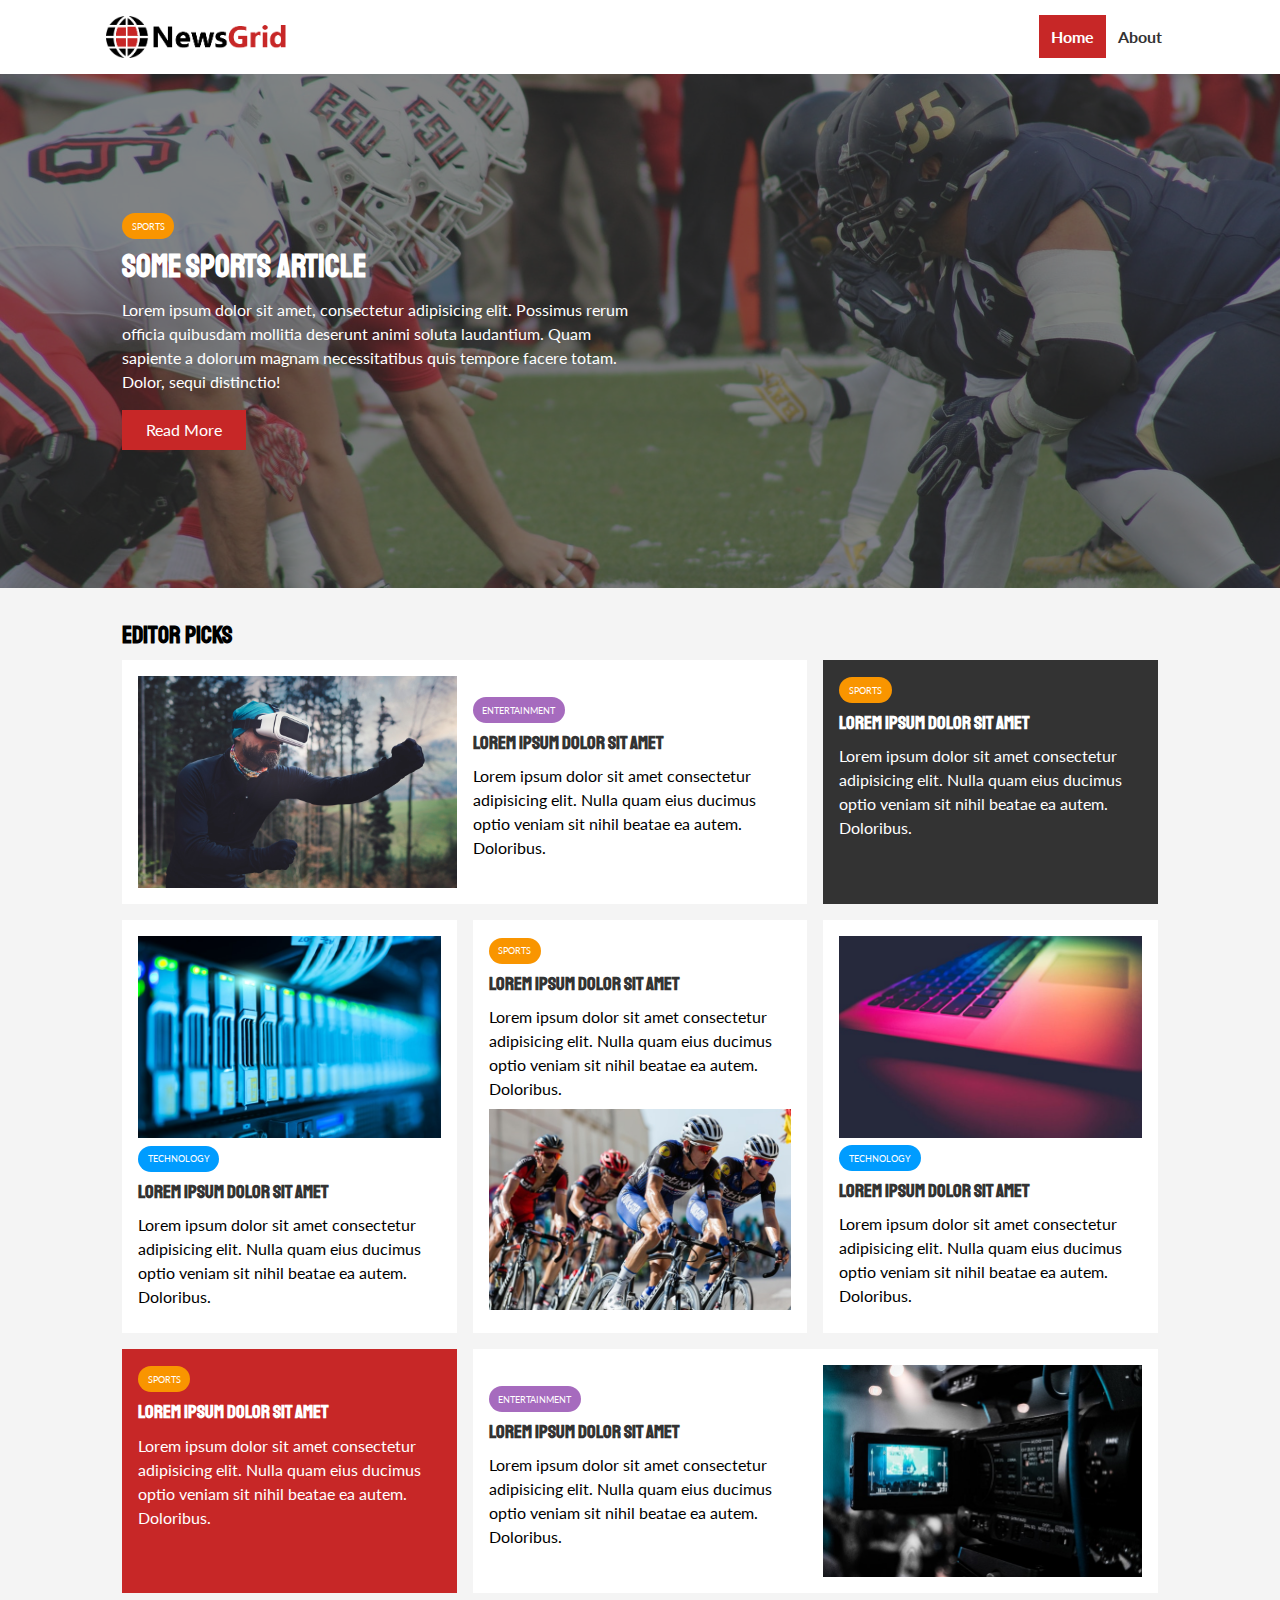
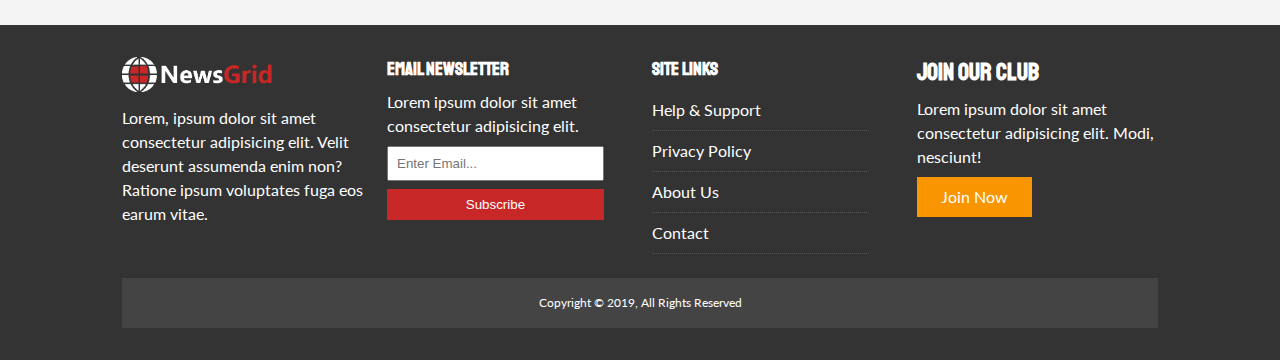
<file: index.html>
<!DOCTYPE html>
<html lang="en">
  <head>
    <meta charset="UTF-8" />
    <meta http-equiv="X-UA-Compatible" content="IE=edge" />
    <meta name="viewport" content="width=device-width, initial-scale=1.0" />
    <link
      rel="stylesheet"
      href="https://pro.fontawesome.com/releases/v5.10.0/css/all.css"
      integrity="sha384-AYmEC3Yw5cVb3ZcuHtOA93w35dYTsvhLPVnYs9eStHfGJvOvKxVfELGroGkvsg+p"
      crossorigin="anonymous"
    />
    <link rel="shortcut icon" href="favicon.ico" type="image/x-icon" />
    <link rel="stylesheet" href="./css/style.css" />
    <link
      rel="stylesheet"
      media="screen and (max-width: 768px)"
      href="./css/mobile.css"
    />
    <title>NewsGrid | Latest News</title>
  </head>
  <body>
    <!-- Navbar: main-nav -->
    <nav id="main-nav">
      <div class="container">
        <img src="./img/logo.png" alt="logo" />
        <div class="social">
          <a href="https://www.facebook.com/" target="_blank">
            <i class="fab fa-facebook-square fa-2x"></i>
          </a>
          <a href="https://twitter.com/" target="_blank">
            <i class="fab fa-twitter fa-2x"></i>
          </a>
          <a href="https://www.instagram.com/" target="_blank">
            <i class="fab fa-instagram fa-2x"></i>
          </a>
          <a href="https://www.youtube.com/" target="_blank">
            <i class="fab fa-youtube fa-2x"></i>
          </a>
        </div>
        <ul>
          <li><a href="index.html" class="current">Home</a></li>
          <li><a href="about.html">About</a></li>
        </ul>
      </div>
    </nav>

    <!-- Header: showcase -->
    <header id="showcase" class="p-2">
      <div class="container">
        <div class="showcase-container">
          <div class="showcase-content">
            <div class="category category-sports">Sports</div>
            <h1>Some Sports Article</h1>
            <p>
              Lorem ipsum dolor sit amet, consectetur adipisicing elit. Possimus
              rerum officia quibusdam mollitia deserunt animi soluta laudantium.
              Quam sapiente a dolorum magnam necessitatibus quis tempore facere
              totam. Dolor, sequi distinctio!
            </p>
            <a href="article.html" class="btn btn-primary">Read More</a>
          </div>
        </div>
      </div>
    </header>

    <!-- home-articles -->
    <section id="home-articles" class="py-2">
      <div class="container">
        <h2>Editor Picks</h2>
        <div class="articles-container">
          <!-- article 1 -->
          <article class="card">
            <img src="./img/articles/ent1.jpg" alt="ent1" />
            <div>
              <div class="category category-entertainment">Entertainment</div>
              <h3><a href="article.html">Lorem ipsum dolor sit amet</a></h3>
              <p>
                Lorem ipsum dolor sit amet consectetur adipisicing elit. Nulla
                quam eius ducimus optio veniam sit nihil beatae ea autem.
                Doloribus.
              </p>
            </div>
          </article>
          <!-- article 2 -->
          <article class="card bg-dark">
            <div class="category category-sports">sports</div>
            <h3><a href="article.html">Lorem ipsum dolor sit amet</a></h3>
            <p>
              Lorem ipsum dolor sit amet consectetur adipisicing elit. Nulla
              quam eius ducimus optio veniam sit nihil beatae ea autem.
              Doloribus.
            </p>
          </article>
          <!-- article 3 -->
          <article class="card">
            <img src="./img/articles/tech1.jpg" alt="tech1" />
            <div>
              <div class="category category-technology">technology</div>
              <h3><a href="article.html">Lorem ipsum dolor sit amet</a></h3>
              <p>
                Lorem ipsum dolor sit amet consectetur adipisicing elit. Nulla
                quam eius ducimus optio veniam sit nihil beatae ea autem.
                Doloribus.
              </p>
            </div>
          </article>
          <!-- article 4 -->
          <article class="card">
            <div>
              <div class="category category-sports">sports</div>
              <h3><a href="article.html">Lorem ipsum dolor sit amet</a></h3>
              <p>
                Lorem ipsum dolor sit amet consectetur adipisicing elit. Nulla
                quam eius ducimus optio veniam sit nihil beatae ea autem.
                Doloribus.
              </p>
            </div>
            <img src="./img/articles/sports1.jpg" alt="sports1" />
          </article>
          <!-- article 5 -->
          <article class="card">
            <img src="./img/articles/tech2.jpg" alt="tech2" />
            <div>
              <div class="category category-technology">technology</div>
              <h3><a href="article.html">Lorem ipsum dolor sit amet</a></h3>
              <p>
                Lorem ipsum dolor sit amet consectetur adipisicing elit. Nulla
                quam eius ducimus optio veniam sit nihil beatae ea autem.
                Doloribus.
              </p>
            </div>
          </article>
          <!-- article 6 -->
          <article class="card bg-primary">
            <div class="category category-sports">sports</div>
            <h3><a href="article.html">Lorem ipsum dolor sit amet</a></h3>
            <p>
              Lorem ipsum dolor sit amet consectetur adipisicing elit. Nulla
              quam eius ducimus optio veniam sit nihil beatae ea autem.
              Doloribus.
            </p>
          </article>
          <!-- article 7 -->
          <article class="card">
            <div>
              <div class="category category-entertainment">Entertainment</div>
              <h3><a href="article.html">Lorem ipsum dolor sit amet</a></h3>
              <p>
                Lorem ipsum dolor sit amet consectetur adipisicing elit. Nulla
                quam eius ducimus optio veniam sit nihil beatae ea autem.
                Doloribus.
              </p>
            </div>
            <img src="./img/articles/ent2.jpg" alt="ent2" />
          </article>
        </div>
      </div>
    </section>

    <!-- Footer: main-footer -->
    <footer id="main-footer" class="py-2">
      <div class="container footer-container">
        <div>
          <img src="./img/logo_light.png" alt="logo" />
          <p>
            Lorem, ipsum dolor sit amet consectetur adipisicing elit. Velit
            deserunt assumenda enim non? Ratione ipsum voluptates fuga eos earum
            vitae.
          </p>
        </div>
        <div>
          <h3>Email Newsletter</h3>
          <p>Lorem ipsum dolor sit amet consectetur adipisicing elit.</p>
          <form name="contact" method="POST" data-netlify="true">
            <input type="email" name="email" placeholder="Enter Email..." />
            <input type="submit" value="Subscribe" class="btn btn-primary" />
          </form>
        </div>
        <div>
          <h3>Site Links</h3>
          <ul class="list">
            <li><a href="#">Help & Support</a></li>
            <li><a href="#">Privacy Policy</a></li>
            <li><a href="#">About Us</a></li>
            <li><a href="#">Contact</a></li>
          </ul>
        </div>
        <div>
          <h2>Join Our Club</h2>
          <p>
            Lorem ipsum dolor sit amet consectetur adipisicing elit. Modi,
            nesciunt!
          </p>
          <a href="#" class="btn btn-secondary">Join Now</a>
        </div>
        <div>
          <p>Copyright © 2019, All Rights Reserved</p>
        </div>
      </div>
    </footer>
  </body>
</html>
</file>
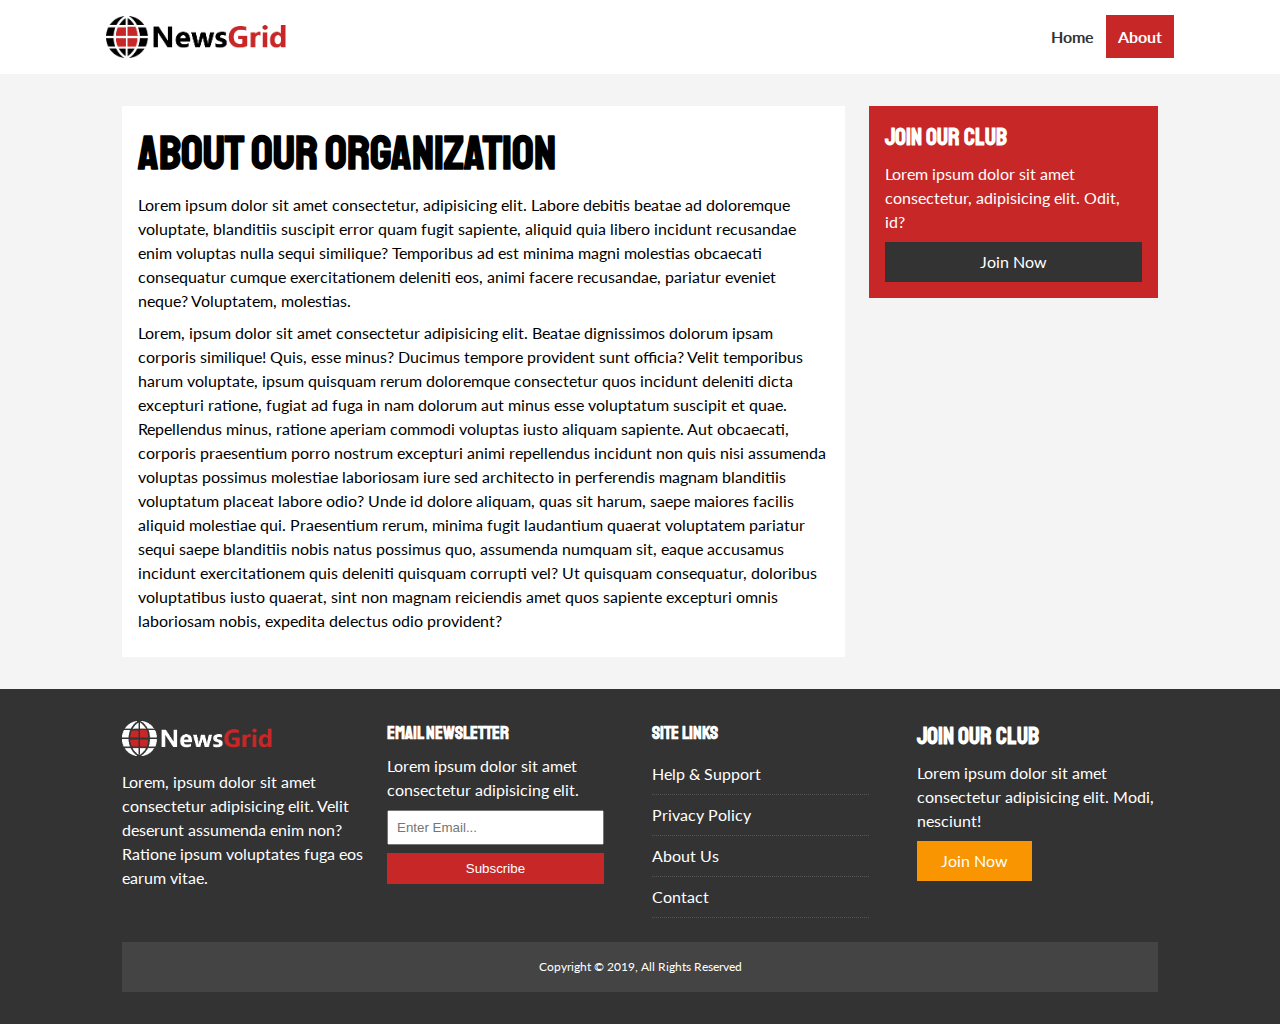
<file: about.html>
<!DOCTYPE html>
<html lang="en">
  <head>
    <meta charset="UTF-8" />
    <meta http-equiv="X-UA-Compatible" content="IE=edge" />
    <meta name="viewport" content="width=device-width, initial-scale=1.0" />
    <link
      rel="stylesheet"
      href="https://pro.fontawesome.com/releases/v5.10.0/css/all.css"
      integrity="sha384-AYmEC3Yw5cVb3ZcuHtOA93w35dYTsvhLPVnYs9eStHfGJvOvKxVfELGroGkvsg+p"
      crossorigin="anonymous"
    />
    <link rel="shortcut icon" href="favicon.ico" type="image/x-icon" />
    <link rel="stylesheet" href="./css/style.css" />
    <link
      rel="stylesheet"
      media="screen and (max-width: 768px)"
      href="./css/mobile.css"
    />
    <title>NewsGrid | About</title>
  </head>
  <body>
    <!-- Navbar: main-nav -->
    <nav id="main-nav">
      <div class="container">
        <img src="./img/logo.png" alt="logo" />
        <div class="social">
          <a href="https://www.facebook.com/" target="_blank">
            <i class="fab fa-facebook-square fa-2x"></i>
          </a>
          <a href="https://twitter.com/" target="_blank">
            <i class="fab fa-twitter fa-2x"></i>
          </a>
          <a href="https://www.instagram.com/" target="_blank">
            <i class="fab fa-instagram fa-2x"></i>
          </a>
          <a href="https://www.youtube.com/" target="_blank">
            <i class="fab fa-youtube fa-2x"></i>
          </a>
        </div>
        <ul>
          <li><a href="index.html">Home</a></li>
          <li><a href="about.html" class="current">About</a></li>
        </ul>
      </div>
    </nav>

    <!-- Section: about -->
    <section id="about" class="py-2">
      <div class="container">
        <div class="page-container">
          <!-- article -->
          <article class="card">
            <h1 class="l-heading">About Our Organization</h1>
            <p>
              Lorem ipsum dolor sit amet consectetur, adipisicing elit. Labore
              debitis beatae ad doloremque voluptate, blanditiis suscipit error
              quam fugit sapiente, aliquid quia libero incidunt recusandae enim
              voluptas nulla sequi similique? Temporibus ad est minima magni
              molestias obcaecati consequatur cumque exercitationem deleniti
              eos, animi facere recusandae, pariatur eveniet neque? Voluptatem,
              molestias.
            </p>
            <p>
              Lorem, ipsum dolor sit amet consectetur adipisicing elit. Beatae
              dignissimos dolorum ipsam corporis similique! Quis, esse minus?
              Ducimus tempore provident sunt officia? Velit temporibus harum
              voluptate, ipsum quisquam rerum doloremque consectetur quos
              incidunt deleniti dicta excepturi ratione, fugiat ad fuga in nam
              dolorum aut minus esse voluptatum suscipit et quae. Repellendus
              minus, ratione aperiam commodi voluptas iusto aliquam sapiente.
              Aut obcaecati, corporis praesentium porro nostrum excepturi animi
              repellendus incidunt non quis nisi assumenda voluptas possimus
              molestiae laboriosam iure sed architecto in perferendis magnam
              blanditiis voluptatum placeat labore odio? Unde id dolore aliquam,
              quas sit harum, saepe maiores facilis aliquid molestiae qui.
              Praesentium rerum, minima fugit laudantium quaerat voluptatem
              pariatur sequi saepe blanditiis nobis natus possimus quo,
              assumenda numquam sit, eaque accusamus incidunt exercitationem
              quis deleniti quisquam corrupti vel? Ut quisquam consequatur,
              doloribus voluptatibus iusto quaerat, sint non magnam reiciendis
              amet quos sapiente excepturi omnis laboriosam nobis, expedita
              delectus odio provident?
            </p>
          </article>
          <!-- aside(sidebar) -->
          <aside class="card bg-primary">
            <h2>Join Our Club</h2>
            <p>
              Lorem ipsum dolor sit amet consectetur, adipisicing elit. Odit,
              id?
            </p>
            <a href="#" class="btn btn-dark btn-block">Join Now</a>
          </aside>
        </div>
      </div>
    </section>

    <!-- Footer: main-footer -->
    <footer id="main-footer" class="py-2">
      <div class="container footer-container">
        <div>
          <img src="./img/logo_light.png" alt="logo" />
          <p>
            Lorem, ipsum dolor sit amet consectetur adipisicing elit. Velit
            deserunt assumenda enim non? Ratione ipsum voluptates fuga eos earum
            vitae.
          </p>
        </div>
        <div>
          <h3>Email Newsletter</h3>
          <p>Lorem ipsum dolor sit amet consectetur adipisicing elit.</p>
          <form name="contact" method="POST" data-netlify="true">
            <input type="email" name="email" placeholder="Enter Email..." />
            <input type="submit" value="Subscribe" class="btn btn-primary" />
          </form>
        </div>
        <div>
          <h3>Site Links</h3>
          <ul class="list">
            <li><a href="#">Help & Support</a></li>
            <li><a href="#">Privacy Policy</a></li>
            <li><a href="#">About Us</a></li>
            <li><a href="#">Contact</a></li>
          </ul>
        </div>
        <div>
          <h2>Join Our Club</h2>
          <p>
            Lorem ipsum dolor sit amet consectetur adipisicing elit. Modi,
            nesciunt!
          </p>
          <a href="#" class="btn btn-secondary">Join Now</a>
        </div>
        <div>
          <p>Copyright © 2019, All Rights Reserved</p>
        </div>
      </div>
    </footer>
  </body>
</html>
</file>
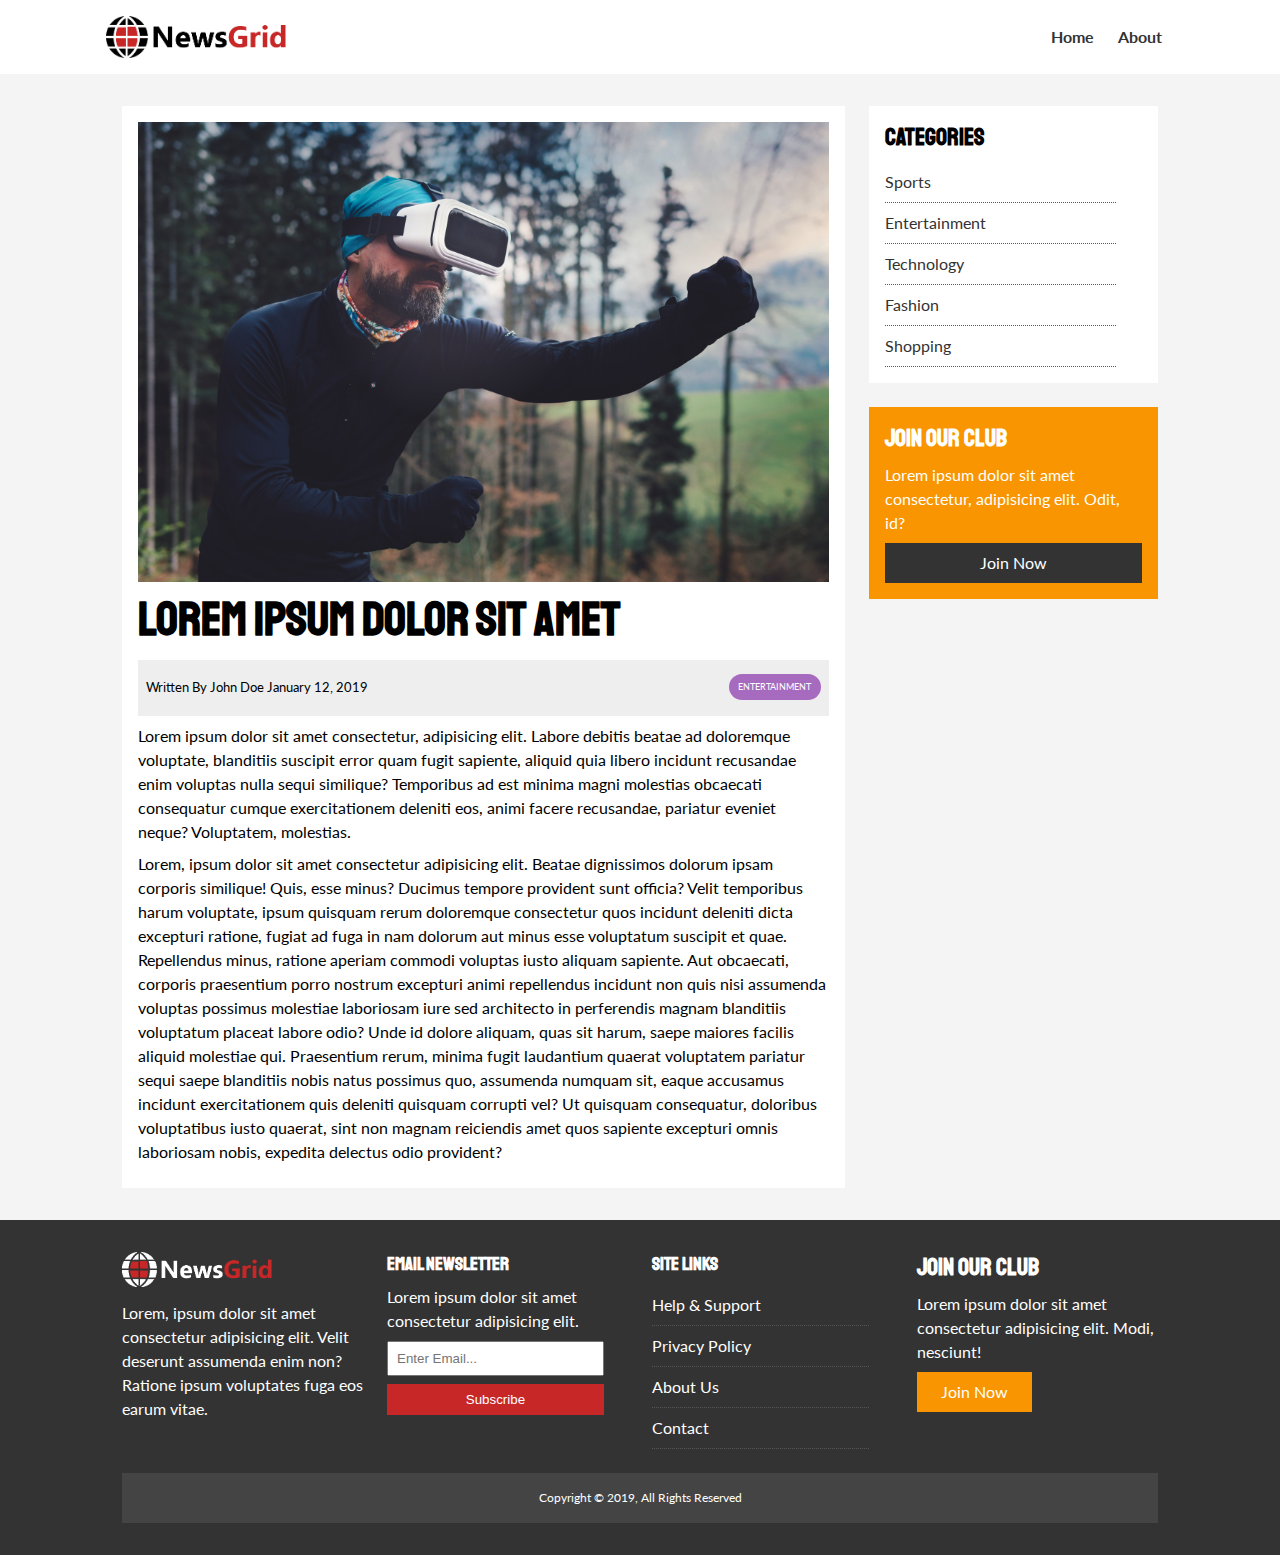
<file: article.html>
<!DOCTYPE html>
<html lang="en">
  <head>
    <meta charset="UTF-8" />
    <meta http-equiv="X-UA-Compatible" content="IE=edge" />
    <meta name="viewport" content="width=device-width, initial-scale=1.0" />
    <link
      rel="stylesheet"
      href="https://pro.fontawesome.com/releases/v5.10.0/css/all.css"
      integrity="sha384-AYmEC3Yw5cVb3ZcuHtOA93w35dYTsvhLPVnYs9eStHfGJvOvKxVfELGroGkvsg+p"
      crossorigin="anonymous"
    />
    <link rel="shortcut icon" href="favicon.ico" type="image/x-icon" />
    <link rel="stylesheet" href="./css/style.css" />
    <link
      rel="stylesheet"
      media="screen and (max-width: 768px)"
      href="./css/mobile.css"
    />
    <title>NewsGrid | Article</title>
  </head>
  <body>
    <!-- Navbar: main-nav -->
    <nav id="main-nav">
      <div class="container">
        <img src="./img/logo.png" alt="logo" />
        <div class="social">
          <a href="https://www.facebook.com/" target="_blank">
            <i class="fab fa-facebook-square fa-2x"></i>
          </a>
          <a href="https://twitter.com/" target="_blank">
            <i class="fab fa-twitter fa-2x"></i>
          </a>
          <a href="https://www.instagram.com/" target="_blank">
            <i class="fab fa-instagram fa-2x"></i>
          </a>
          <a href="https://www.youtube.com/" target="_blank">
            <i class="fab fa-youtube fa-2x"></i>
          </a>
        </div>
        <ul>
          <li><a href="index.html">Home</a></li>
          <li><a href="about.html">About</a></li>
        </ul>
      </div>
    </nav>

    <!-- Section: article -->
    <section id="article" class="py-2">
      <div class="container">
        <div class="article-container">
          <!-- article(main) -->
          <article class="card">
            <img src="./img/articles/ent1.jpg" alt="ent1" />
            <h1 class="l-heading">Lorem ipsum dolor sit amet</h1>
            <div class="meta">
              <small>
                <i class="fas fa-user"></i>
                Written By John Doe January 12, 2019
              </small>
              <div class="category category-entertainment">Entertainment</div>
            </div>
            <p>
              Lorem ipsum dolor sit amet consectetur, adipisicing elit. Labore
              debitis beatae ad doloremque voluptate, blanditiis suscipit error
              quam fugit sapiente, aliquid quia libero incidunt recusandae enim
              voluptas nulla sequi similique? Temporibus ad est minima magni
              molestias obcaecati consequatur cumque exercitationem deleniti
              eos, animi facere recusandae, pariatur eveniet neque? Voluptatem,
              molestias.
            </p>
            <p>
              Lorem, ipsum dolor sit amet consectetur adipisicing elit. Beatae
              dignissimos dolorum ipsam corporis similique! Quis, esse minus?
              Ducimus tempore provident sunt officia? Velit temporibus harum
              voluptate, ipsum quisquam rerum doloremque consectetur quos
              incidunt deleniti dicta excepturi ratione, fugiat ad fuga in nam
              dolorum aut minus esse voluptatum suscipit et quae. Repellendus
              minus, ratione aperiam commodi voluptas iusto aliquam sapiente.
              Aut obcaecati, corporis praesentium porro nostrum excepturi animi
              repellendus incidunt non quis nisi assumenda voluptas possimus
              molestiae laboriosam iure sed architecto in perferendis magnam
              blanditiis voluptatum placeat labore odio? Unde id dolore aliquam,
              quas sit harum, saepe maiores facilis aliquid molestiae qui.
              Praesentium rerum, minima fugit laudantium quaerat voluptatem
              pariatur sequi saepe blanditiis nobis natus possimus quo,
              assumenda numquam sit, eaque accusamus incidunt exercitationem
              quis deleniti quisquam corrupti vel? Ut quisquam consequatur,
              doloribus voluptatibus iusto quaerat, sint non magnam reiciendis
              amet quos sapiente excepturi omnis laboriosam nobis, expedita
              delectus odio provident?
            </p>
          </article>
          <!-- aside(sidebar) => categories -->
          <aside id="categories" class="card">
            <h2>Categories</h2>
            <ul class="list">
              <li>
                <a href="#"><i class="fas fa-chevron-right"></i> Sports</a>
              </li>
              <li>
                <a href="#"
                  ><i class="fas fa-chevron-right fa-1x"></i> Entertainment</a
                >
              </li>
              <li>
                <a href="#"><i class="fas fa-chevron-right"></i> Technology</a>
              </li>
              <li>
                <a href="#"><i class="fas fa-chevron-right"></i> Fashion</a>
              </li>
              <li>
                <a href="#"><i class="fas fa-chevron-right"></i> Shopping</a>
              </li>
            </ul>
          </aside>
          <!-- aside(sidebar) => Join Our Club -->
          <aside class="card bg-secondary">
            <h2>Join Our Club</h2>
            <p>
              Lorem ipsum dolor sit amet consectetur, adipisicing elit. Odit,
              id?
            </p>
            <a href="#" class="btn btn-dark btn-block">Join Now</a>
          </aside>
        </div>
      </div>
    </section>

    <!-- Footer: main-footer -->
    <footer id="main-footer" class="py-2">
      <div class="container footer-container">
        <div>
          <img src="./img/logo_light.png" alt="logo" />
          <p>
            Lorem, ipsum dolor sit amet consectetur adipisicing elit. Velit
            deserunt assumenda enim non? Ratione ipsum voluptates fuga eos earum
            vitae.
          </p>
        </div>
        <div>
          <h3>Email Newsletter</h3>
          <p>Lorem ipsum dolor sit amet consectetur adipisicing elit.</p>
          <form name="contact" method="POST" data-netlify="true">
            <input type="email" name="email" placeholder="Enter Email..." />
            <input type="submit" value="Subscribe" class="btn btn-primary" />
          </form>
        </div>
        <div>
          <h3>Site Links</h3>
          <ul class="list">
            <li><a href="#">Help & Support</a></li>
            <li><a href="#">Privacy Policy</a></li>
            <li><a href="#">About Us</a></li>
            <li><a href="#">Contact</a></li>
          </ul>
        </div>
        <div>
          <h2>Join Our Club</h2>
          <p>
            Lorem ipsum dolor sit amet consectetur adipisicing elit. Modi,
            nesciunt!
          </p>
          <a href="#" class="btn btn-secondary">Join Now</a>
        </div>
        <div>
          <p>Copyright © 2019, All Rights Reserved</p>
        </div>
      </div>
    </footer>
  </body>
</html>
</file>
<file: css/style.css>
@import url("https://fonts.googleapis.com/css2?family=Lato&display=swap");
@import url("https://fonts.googleapis.com/css2?family=Staatliches&display=swap");

/* Variables */

:root {
  --primary-color: #c72727;
  --secondary-color: #f99500;
  --light-color: #f4f4f4;
  --dark-color: #333;
  --max-width: 1100px;
}

.category {
  --sports-color: #f99500;
  --entertainment-color: #a66bbe;
  --technology-color: #009cff;
}

/* Main Styling */

* {
  box-sizing: border-box;
  margin: 0;
  padding: 0;
}

body {
  font-family: "Lato", sans-serif;
  line-height: 1.5;
  background: var(--light-color);
}

h1,
h2,
h3,
h4,
h5,
h6 {
  font-family: "Staatliches", cursive;
  margin-bottom: 0.55rem;
  line-height: 1.3;
}
.bg-dark h1,
.bg-dark h2,
.bg-dark h3,
.bg-dark a,
.bg-primary h1,
.bg-primary h2,
.bg-primary h3,
.bg-primary a,
.bg-secondary h1,
.bg-secondary h2,
.bg-secondary h3,
.bg-secondary a {
  color: #fff;
}

p {
  margin: 0.5rem 0;
}

a {
  text-decoration: none;
  color: #333;
}

ul {
  list-style: none;
}

img {
  width: 100%;
}

/* Utilities classes */
.p-1 {
  padding: 1rem;
}

.p-2 {
  padding: 2rem;
}

.p-3 {
  padding: 3rem;
}

.py-1 {
  padding: 1rem 0;
}

.py-2 {
  padding: 2rem 0;
}

.py-3 {
  padding: 3rem 0;
}

.l-heading {
  font-size: 3rem;
}

.container {
  max-width: var(--max-width);
  margin: auto;
  padding: 0 2rem;
  overflow: hidden;
}

.current {
  background: var(--primary-color);
  color: #fff;
}

.card {
  background: #fff;
  padding: 1rem;
}

.bg-dark {
  background: var(--dark-color);
  color: #fff;
}
.bg-primary {
  background: var(--primary-color);
  color: #fff;
}
.bg-secondary {
  background: var(--secondary-color);
  color: #fff;
}

.btn {
  display: inline-block;
  border: none;
  cursor: pointer;
  background: var(--dark-color);
  color: #fff;
  padding: 0.5rem 1.5rem;
}

.btn-primary {
  background: var(--primary-color);
}
.btn-dark {
  background: var(--dark-color);
}
.btn-secondary {
  background: var(--secondary-color);
}
.btn-block {
  display: block;
  width: 100%;
  text-align: center;
}

.btn:hover {
  opacity: 0.9;
}

.category {
  color: #fff;
  text-transform: uppercase;
  background: #333;
  display: inline-block;
  padding: 0.4rem 0.6rem;
  font-size: 0.55rem;
  border-radius: 15px;
  margin-bottom: 0.5rem;
}

.category-sports {
  background: var(--sports-color);
}
.category-entertainment {
  background: var(--entertainment-color);
}
.category-technology {
  background: var(--technology-color);
}

.list li {
  padding: 0.5rem 0;
  border-bottom: 1px dotted #555;
  width: 90%;
}

.list li a:hover {
  color: var(--primary-color) !important;
}

/* main-nav */

#main-nav {
  position: sticky;
  top: 0;
  background: #fff;
  z-index: 2;
}

#main-nav .container {
  display: grid;
  grid-template-columns: 6fr 3fr 2fr;
  align-items: center;
  padding: 1rem;
}

#main-nav img {
  width: 180px;
}

#main-nav .social {
  justify-self: center;
}

#main-nav .social a {
  color: #777;
  margin-right: 0.5rem;
}

#main-nav ul {
  display: flex;
  justify-content: end;
}

#main-nav ul li a {
  font-weight: bold;
  padding: 0.75rem;
}

#main-nav ul li a:hover {
  background: var(--light-color);
  color: var(--dark-color);
}

/* showcase */
#showcase {
  color: #fff;
  background-color: #333;
  position: relative;
}

#showcase::before {
  content: "";
  background: url("../img/featured.jpg") no-repeat center center/cover;
  position: absolute;
  top: 0;
  left: 0;
  width: 100%;
  height: 100%;
  opacity: 0.4;
}

#showcase .showcase-container {
  display: grid;
  grid-template-columns: repeat(2, 1fr);
  height: 50vh;
  align-items: center;
  justify-content: center;
}

#showcase .showcase-content {
  z-index: 1;
}

#showcase .showcase-content p {
  margin-bottom: 1rem;
}

/* home-articles */

#home-articles .articles-container {
  display: grid;
  grid-template-columns: repeat(3, 1fr);
  gap: 1rem;
}

#home-articles .articles-container .card:first-child,
#home-articles .articles-container .card:last-child {
  display: grid;
  grid-column: 1 / span 2;
  grid-template-columns: repeat(2, 1fr);
  gap: 1rem;
  align-items: center;
}

#home-articles .articles-container .card:last-child {
  grid-column: 2 / span 2;
}

/* main-footer */

#main-footer {
  background: var(--dark-color);
  color: #fff;
}

#main-footer a {
  color: #fff;
}

#main-footer .footer-container {
  display: grid;
  grid-template-columns: repeat(4, 1fr);
  gap: 1.5rem;
}

#main-footer .footer-container img {
  width: 150px;
}

#main-footer .footer-container input[type="email"] {
  width: 90%;
  padding: 0.5rem;
  margin-bottom: 0.5rem;
}

#main-footer .footer-container input[type="submit"] {
  width: 90%;
}

#main-footer .footer-container > :last-child {
  background: #444;
  grid-column: 1 / span 4;
  text-align: center;
  font-size: 0.75rem;
  padding: 0.5rem 0;
}

/* about */
#about .page-container {
  display: grid;
  grid-template-columns: 5fr 2fr;
  gap: 1.5rem;
}

#about .page-container > :first-child {
  grid-row: 1 / span 3;
}

/* article */
#article .article-container {
  display: grid;
  grid-template-columns: 5fr 2fr;
  gap: 1.5rem;
}

#article .article-container > article {
  grid-row: 1 / span 3;
}

#article .meta {
  display: flex;
  align-items: center;
  background: #eee;
  padding: 0.5rem;
  justify-content: space-between;
}

#article .meta .category {
  margin-top: 0.4rem;
}
</file>
<file: css/mobile.css>
/* main-nav */
#main-nav .container {
  grid-template-columns: 1fr;
  gap: 1.2rem;
}

#main-nav img,
#main-nav ul {
  justify-self: center;
}

#main-nav ul li a {
  padding: 0.5rem;
}

#main-nav .social {
  display: none;
}

/* home-articles */

#home-articles .articles-container {
  grid-template-columns: repeat(2, 1fr);
}

#home-articles .articles-container .card:first-child,
#home-articles .articles-container .card:last-child {
  grid-template-columns: repeat(1, 1fr);
  grid-column: 1;
}

@media (max-width: 600px) {
  #showcase .showcase-container,
  #home-articles .articles-container,
  #main-footer .footer-container {
    grid-template-columns: 1fr;
  }

  #home-articles .articles-container .card:first-child,
  #home-articles .articles-container .card:last-child {
    grid-template-columns: repeat(1, 1fr);
    grid-column: 1;
  }
  #main-footer .footer-container > :first-child,
  #main-footer .footer-container > :nth-child(2) {
    border-bottom: 1px dotted #444;
    padding-bottom: 1rem;
  }
  #main-footer .footer-container > :last-child {
    grid-column: 1;
  }

  #about .page-container,
  #article .article-container {
    grid-template-columns: 1fr;
  }
  #article .article-container > article,
  #article .article-container > article {
    grid-row: 1;
  }

  #article .article-container{
      text-align: center;
  }
}
</file>
